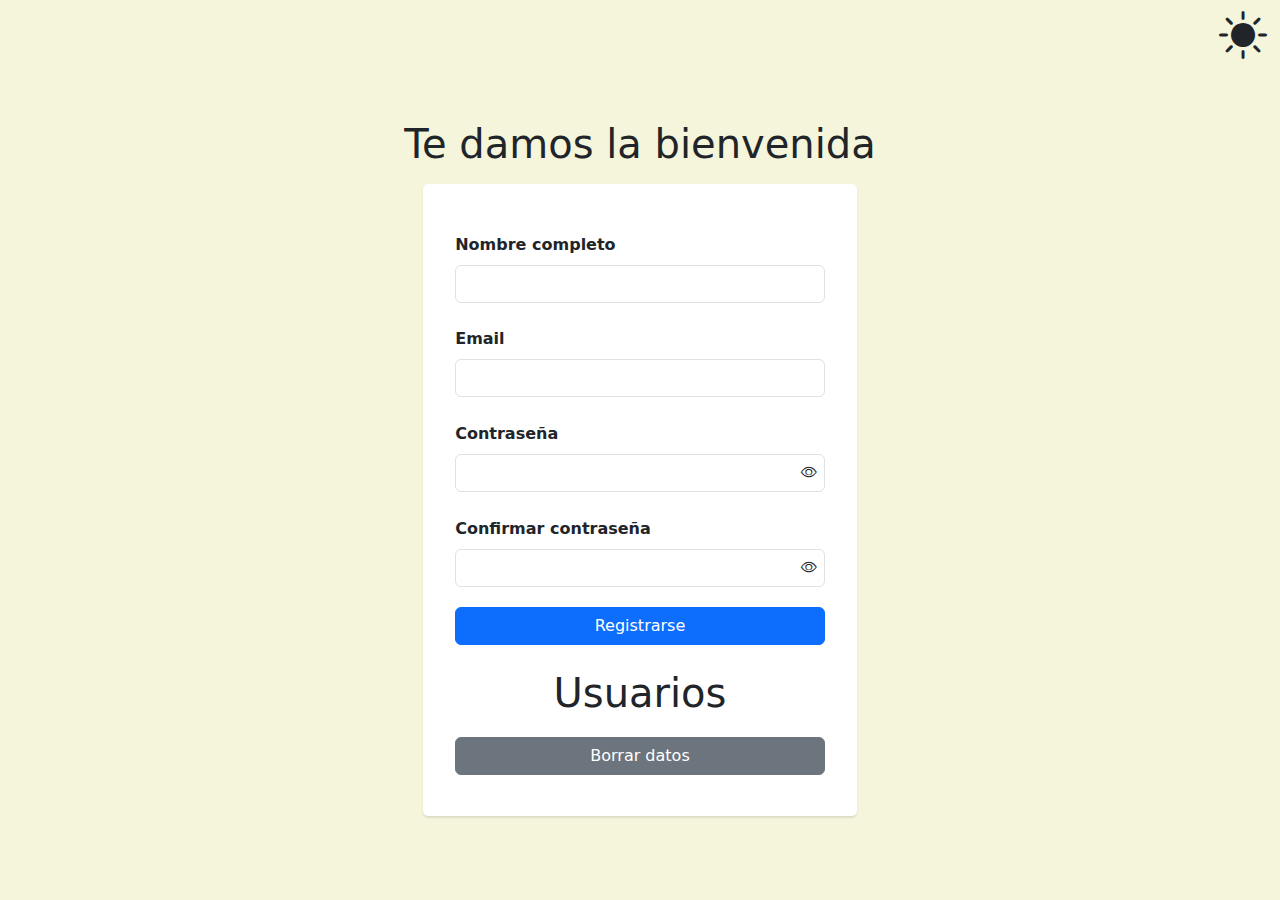
<file: index.html>
<!DOCTYPE html>
<html lang="en">
<head>
    <meta charset="UTF-8">
    <meta name="viewport" content="width=device-width, initial-scale=1.0">
    <title>Document</title>
    <link rel="stylesheet" href="style.css">
    <meta name="viewport" content="width=device-width, initial-scale=1"> 
    <link href="https://cdn.jsdelivr.net/npm/bootstrap@5.3.3/dist/css/bootstrap.min.css" rel="stylesheet" integrity="sha384-QWTKZyjpPEjISv5WaRU9OFeRpok6YctnYmDr5pNlyT2bRjXh0JMhjY6hW+ALEwIH" crossorigin="anonymous">
    <link rel="stylesheet" href="https://cdn.jsdelivr.net/npm/bootstrap-icons@1.11.3/font/bootstrap-icons.min.css">
</head>
<body id="body">
    <div class="icon">
        <i class="bi bi-brightness-high-fill color" id="icon" onclick="cambiarModo()"></i>
    </div>
    <div class="text-center mt-5">
        <h1 id="titulo">Te damos la bienvenida</h1>
    </div>
        <div class="row justify-content-center">
            <div id="columna" class="col-4">
                <form id="formulario">
                    <div id="alerta" class="alert hidden" role="alert"></div>
                    <div class="mb-3">
                        <label class="labelForm">Nombre completo</label>
                        <input type="nombre" class="unInput" id="nombre" aria-describedby="emailHelp" onInput=verificarNombre()>
                        <p class="aviso" id="respuestaNombre"></p>
                    </div>
                    <div class="mb-3">
                    <label class="labelForm">Email</label>
                        <input type="email" class="unInput" id="email" aria-describedby="emailHelp" onChange=verificarEmail()>
                        <p class="aviso" id="respuestaEmail"></p>
                    </div>
                    <div class="mb-3">
                        <label for="exampleInputPassword1" class="labelForm">Contraseña</label>
                        <div class="contrasena">
                            <input type="password" class="unInput" id="contrasena" onChange=verificarContrasena()>
                            <div id="verContrasena" class="verContrasena">
                                <i id="icono" class="bi bi-eye" onClick="verContrasena('contrasena', id)"></i>
                            </div>
                        </div>
                        <p class="aviso" id="respuestaContrasena"></p>
                    </div>
                    <div class="mb-3">
                        <label for="exampleInputPassword1" class="labelForm">Confirmar contraseña</label>
                        <div class="contrasena">
                            <input type="password" class="unInput" id="contrasena2" onInput=verificarContrasena2()>
                            <div id="verContrasena2" class="verContrasena">
                                <i id="icono2" class="bi bi-eye" onClick="verContrasena('contrasena2', id)"></i>
                            </div>
                        </div>
                        <p class="aviso" id="respuestaContrasena2"></p>
                    </div>
                        <div class="text-center boton">
                            <button type="submit" id="submit" class="submit" oncClick="EnviarForm">Registrarse</button>
                        </div>
                </form>
                <div class="text-center">
                    <h1>Usuarios</h1>
                <div id="listaUsuarios"></div>
                    <div class="text-center boton">
                    <button class="btn btn-secondary" onClick="borrarDatos()">Borrar datos</button>
            </div>
        </div>
    <script src="codigo.js"></script> 
    <script src="https://cdn.jsdelivr.net/npm/bootstrap@5.3.3/dist/js/bootstrap.bundle.min.js" integrity="sha384-YvpcrYf0tY3lHB60NNkmXc5s9fDVZLESaAA55NDzOxhy9GkcIdslK1eN7N6jIeHz" crossorigin="anonymous"></script>
</body>
</html>
</file>
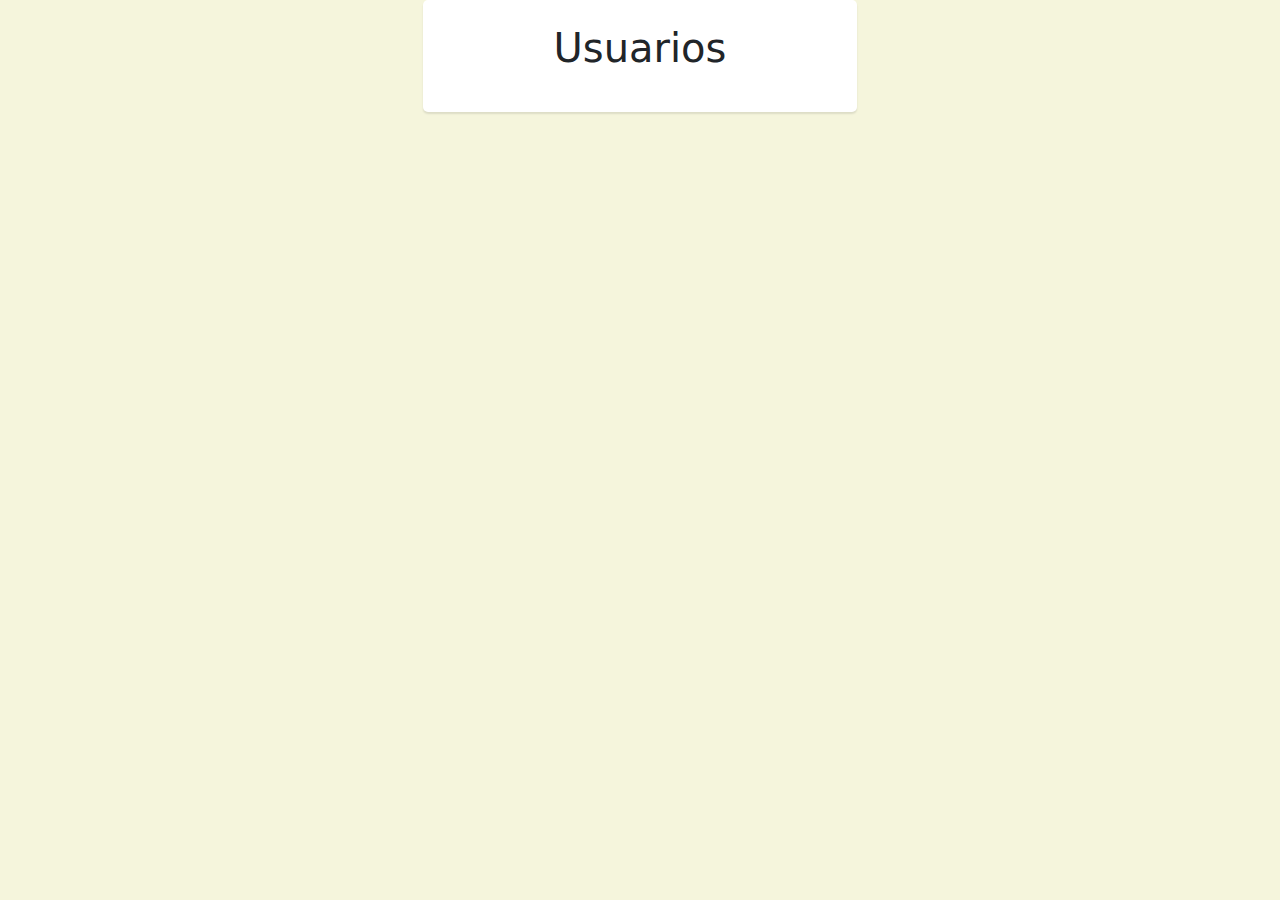
<file: verUsuarios.html>
<!DOCTYPE html>
<html lang="en">
<head>
    <meta charset="UTF-8">
    <meta name="viewport" content="width=device-width, initial-scale=1.0">
    <title>Document</title>
    <link rel="stylesheet" href="style.css">
    <meta name="viewport" content="width=device-width, initial-scale=1"> 
    <link href="https://cdn.jsdelivr.net/npm/bootstrap@5.3.3/dist/css/bootstrap.min.css" rel="stylesheet" integrity="sha384-QWTKZyjpPEjISv5WaRU9OFeRpok6YctnYmDr5pNlyT2bRjXh0JMhjY6hW+ALEwIH" crossorigin="anonymous">
    <link rel="stylesheet" href="https://cdn.jsdelivr.net/npm/bootstrap-icons@1.11.3/font/bootstrap-icons.min.css">

</head>
<body>
    <div class="row justify-content-center">
        <div id="columna" class="col-4">
            <div class="text-center">
                <h1>Usuarios</h1>
            </div>
            <div id="usuarios">
            </div>
        </div>
    </div>
    <script src="codigo.js"></script> 
    <script src="https://cdn.jsdelivr.net/npm/bootstrap@5.3.3/dist/js/bootstrap.bundle.min.js" integrity="sha384-YvpcrYf0tY3lHB60NNkmXc5s9fDVZLESaAA55NDzOxhy9GkcIdslK1eN7N6jIeHz" crossorigin="anonymous"></script>
</body>
</html>
</file>
<file: style.css>
/* *{
    border: 1px solid black;
} */

body{
    background-color: beige !important;
}
.body-oscuro{
    background-color:black !important;
}
.submit{
  --bs-btn-padding-x: 0.75rem;
  --bs-btn-padding-y: 0.375rem;
  --bs-btn-font-family: ;
  --bs-btn-font-size: 1rem;
  --bs-btn-font-weight: 400;
  --bs-btn-line-height: 1.5;
  --bs-btn-color: var(--bs-body-color);
  --bs-btn-bg: transparent;
  --bs-btn-border-width: var(--bs-border-width);
  --bs-btn-border-color: transparent;
  --bs-btn-border-radius: var(--bs-border-radius);
  --bs-btn-hover-border-color: transparent;
  --bs-btn-box-shadow: inset 0 1px 0 rgba(255, 255, 255, 0.15),0 1px 1px rgba(0, 0, 0, 0.075);
  --bs-btn-disabled-opacity: 0.65;
  --bs-btn-focus-box-shadow: 0 0 0 0.25rem rgba(var(--bs-btn-focus-shadow-rgb), .5);
  display: inline-block;
  padding: var(--bs-btn-padding-y) var(--bs-btn-padding-x);
  font-family: var(--bs-btn-font-family);
  font-size: var(--bs-btn-font-size);
  font-weight: var(--bs-btn-font-weight);
  line-height: var(--bs-btn-line-height);
  color: var(--bs-btn-color);
  text-align: center;
  text-decoration: none;
  vertical-align: middle;
  cursor: pointer;
  -webkit-user-select: none;
  -moz-user-select: none;
  user-select: none;
  border: var(--bs-btn-border-width) solid var(--bs-btn-border-color);
  border-radius: var(--bs-btn-border-radius);
  background-color: var(--bs-btn-bg);
  transition: color .15s ease-in-out,background-color .15s ease-in-out,border-color .15s ease-in-out,box-shadow .15s ease-in-out;
  --bs-btn-color: #fff;
  --bs-btn-bg: #0d6efd;
  --bs-btn-border-color: #0d6efd;
  --bs-btn-hover-color: #fff;
  --bs-btn-hover-bg: #0b5ed7;
  --bs-btn-hover-border-color: #0a58ca;
  --bs-btn-focus-shadow-rgb: 49,132,253;
  --bs-btn-active-color: #fff;
  --bs-btn-active-bg: #0a58ca;
  --bs-btn-active-border-color: #0a53be;
  --bs-btn-active-shadow: inset 0 3px 5px rgba(0, 0, 0, 0.125);
  --bs-btn-disabled-color: #fff;
  --bs-btn-disabled-bg: #0d6efd;
  --bs-btn-disabled-border-color: #0d6efd;
  margin-bottom:2%;

}
.submit-oscuro{
    color:white;
    --bs-btn-color: #fff;
    --bs-btn-bg: darkblue;
    --bs-btn-border-color: #0d6efd;
    --bs-btn-hover-color: #fff;
    --bs-btn-hover-bg: #0b5ed7;
    --bs-btn-hover-border-color: #0a58ca;
    --bs-btn-focus-shadow-rgb: 49,132,253;
    --bs-btn-active-color: #fff;
    --bs-btn-active-bg: #0a58ca;
    --bs-btn-active-border-color: #0a53be;
    --bs-btn-active-shadow: inset 0 3px 5px rgba(0, 0, 0, 0.125);
    --bs-btn-disabled-color: #fff;
    --bs-btn-disabled-bg: #0d6efd;
    --bs-btn-disabled-border-color: #0d6efd;
}
.columna-oscuro{
    color:white;
}
.icon{
    display:flex;
    justify-content: end;
    font-size: 300%;
    margin-right:1%;
}
.icon:hover{
    cursor:pointer;
}
.color-blanco{
    color:white;
}
.hidden{
    display:none;
}
h1{
    font-size:200%;
    margin:10%;
}

.text-center{
    margin-bottom:1rem;
}
button{
    width:100%;
}
.col-4 {
    background-color: white;
    border-radius: 5px;
    width: 90%;
    padding: 1.5rem; 
    box-shadow: 0 2px 2px rgba(1, 0, 0, 0.1); 
}
.columna-oscuro{
    background-color: #242121;
}
.mb-3{
    margin: 0 auto;
    margin-top:6%;
    width:90%;
}
.boton{
    margin: 0 auto;
    width:90%;
    margin-bottom:4%;
    margin-top:5%;
}
.labelForm{
    font-weight: bolder;
    margin-bottom: .5rem;
}
.contrasena{
    position: relative;
    display: flex;
    align-items: center;
    width: 100%;
}
.verContrasena{
    position: absolute;
    right: 2%;
    cursor: pointer;
    display: flex;
    align-items: center;
    justify-content: center;
    height: 100%;
}
.verContrasenaAcomodado{
    right:6%;
}
.label-oscuro{
    color:white;
}
.aviso{
    color:red;
    font-size:1rem;
}
.aviso-oscuro{
    text-shadow:2px 2px 4px rgba(0, 0, 0, 0.5);
}
.alert{
    margin: 0 auto;
    width:90%;
    margin-top:1%;
}  
.unInput{
    display: block;
    width: 100%;
    padding: .375rem .75rem;
    font-size: 1rem;
    font-weight: 400;
    line-height: 1.5;
    color: var(--bs-body-color);
    -webkit-appearance: none;
    -moz-appearance: none;
    appearance: none;
    background-color: var(--bs-body-bg);
    background-clip: padding-box;
    border: var(--bs-border-width) solid var(--bs-border-color);
    border-radius: var(--bs-border-radius);
    transition: border-color .15s ease-in-out,box-shadow .15s ease-in-out;
} 
.unInput:hover{
    box-shadow: 0 0 10px rgba(0,0,0,0.2);
}
.unInput:focus{
    outline: none;
    border: 0.5px solid beige;
}
.inputValido{
    border-color: var(--bs-form-valid-border-color);
    padding-right: calc(1.5em + .75rem);
    background-image: url("data:image/svg+xml,%3csvg xmlns='http://www.w3.org/2000/svg' viewBox='0 0 8 8'%3e%3cpath fill='%23198754' d='M2.3 6.73.6 4.53c-.4-1.04.46-1.4 1.1-.8l1.1 1.4 3.4-3.8c.6-.63 1.6-.27 1.2.7l-4 4.6c-.43.5-.8.4-1.1.1z'/%3e%3c/svg%3e");
    background-repeat: no-repeat;
    background-position: right calc(.375em + .1875rem) center;
    background-size: calc(.75em + .375rem) calc(.75em + .375rem);
}
.inputInvalido{
    border-color: var(--bs-form-invalid-border-color);
    padding-right: calc(1.5em + .75rem);
    background-image: url("data:image/svg+xml,%3csvg xmlns='http://www.w3.org/2000/svg' viewBox='0 0 12 12' width='12' height='12' fill='none' stroke='%23dc3545'%3e%3ccircle cx='6' cy='6' r='4.5'/%3e%3cpath stroke-linejoin='round' d='M5.8 3.6h.4L6 6.5z'/%3e%3ccircle cx='6' cy='8.2' r='.6' fill='%23dc3545' stroke='none'/%3e%3c/svg%3e");
    background-repeat: no-repeat;
    background-position: right calc(.375em + .1875rem) center;
    background-size: calc(.75em + .375rem) calc(.75em + .375rem);
}
.verUsuarios{
    text-decoration: underline;
}
.verUsuarios:hover{
    cursor:pointer;
}
.usuario{
    margin-bottom:7%;
    margin-top:5%;
}

@media (max-width:600px){
    .col-4{
        width:90% !important;
    }}
</file>
